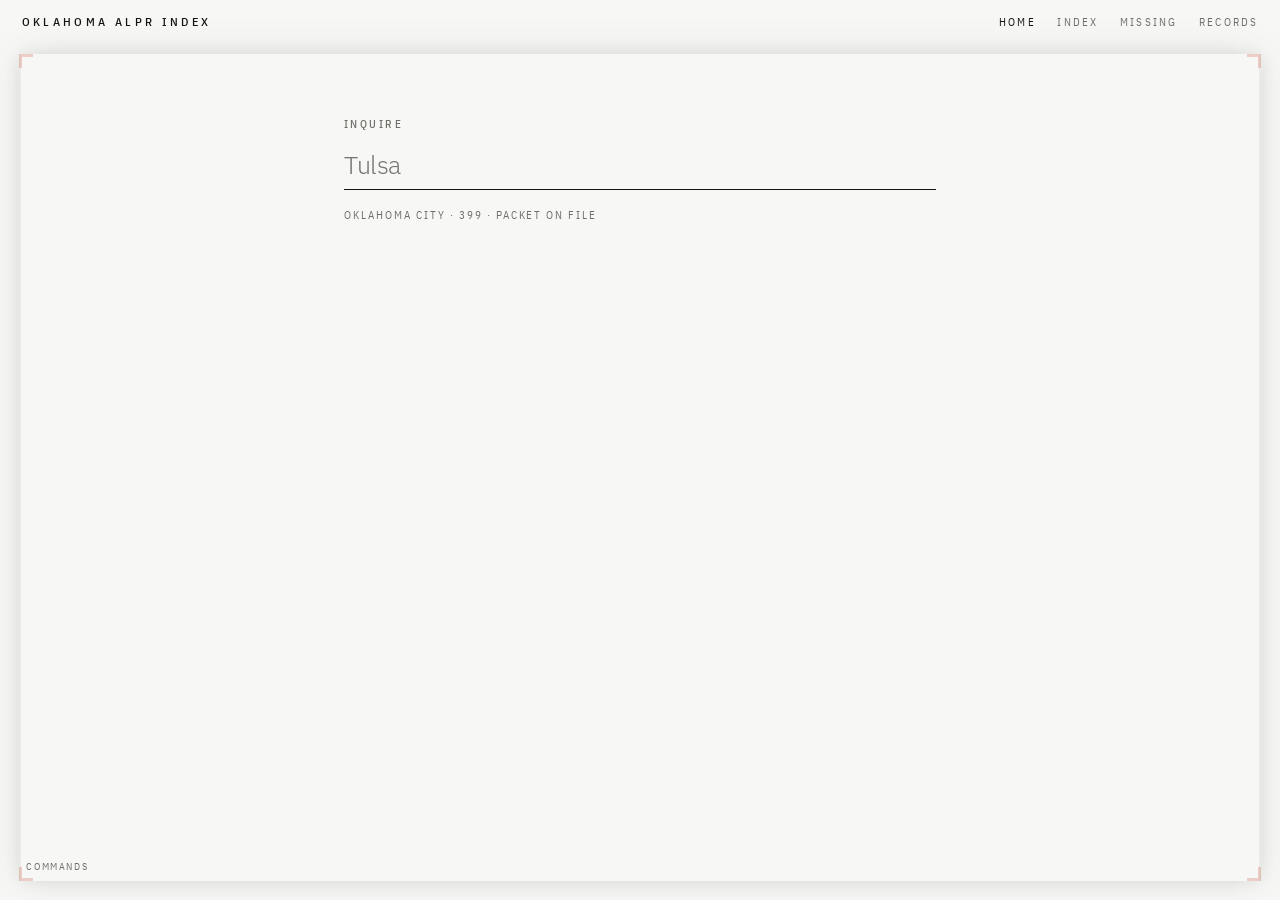
<file: web/index.html>
<!DOCTYPE html>
<html lang="en">
<head>
  <meta charset="utf-8" />
  <meta name="viewport" content="width=device-width, initial-scale=1" />
  <title>Oklahoma ALPR index</title>
  <link rel="stylesheet" href="site.css?v=go1" />
</head>
<body class="inquire-page">
  <div class="frame" aria-hidden="true">
    <i class="rail west"></i>
    <i class="rail east"></i>
    <span class="hash-col west"></span>
    <span class="hash-col east"></span>
    <i class="pip west"></i>
    <i class="pip east"></i>
    <b class="bracket tl"></b>
    <b class="bracket tr"></b>
    <b class="bracket bl"></b>
    <b class="bracket br"></b>
    <b class="tick tl"></b>
    <b class="tick tr"></b>
    <b class="tick bl"></b>
    <b class="tick br"></b>
  </div>
  <div id="mosaic" hidden aria-hidden="true"></div>
  <div id="load" hidden>
    <p class="load-kicker">Inquire</p>
    <div class="load-track"><i id="load-fill"></i></div>
    <p id="load-pct">0%</p>
    <p class="load-sub">assessor layer</p>
  </div>
  <header class="top">
    <a class="brand" href="index.html">Oklahoma ALPR index</a>
    <nav>
      <a class="on" href="index.html">Home</a>
      <a href="map.html" data-go="index">Index</a>
      <a href="missing.html">Missing</a>
      <a href="records.html">Records</a>
    </nav>
  </header>
  <aside id="wing-west" class="wings west" hidden></aside>
  <aside id="wing-east" class="wings east" hidden></aside>
  <div class="stage">
  <div id="hone" hidden aria-hidden="true">
    <i class="hone-ring"></i>
    <p class="hone-kicker">Oklahoma County parcel</p>
    <p class="hone-name"></p>
    <p class="hone-acct"></p>
  </div>
  <main class="inquire">
    <label class="kicker" for="q">Inquire</label>
    <input id="q" type="search" autocomplete="off" spellcheck="false" autofocus role="combobox" aria-autocomplete="list" aria-controls="suggest" aria-expanded="false" />
    <ul id="suggest" hidden role="listbox"></ul>
    <p class="ambient" id="ambient"></p>
    <div id="out"></div>
  </main>
  <details class="commands">
    <summary>Commands</summary>
    <ul>
      <li><code>Tulsa</code> — city packet / density</li>
      <li><code>C241032</code> — contract</li>
      <li><code>508 S Main</code> — Oklahoma County parcel / OKC land documents / nearby cameras</li>
      <li><code>okc</code> — labeled city open-data catalog (and what is absent)</li>
      <li><code>missing</code> — holes</li>
      <li><code>catalog</code> — what we index</li>
      <li><code>business llc</code> — SOS link</li>
      <li><code>court</code> — OSCN link</li>
    </ul>
  </details>
  </div>
  <script src="viewer.js"></script>
  <script src="parcels.js?v=situs2"></script>
  <script src="okc.js"></script>
  <script src="hud.js?v=hud3"></script>
  <script src="transit.js?v=go1"></script>
  <script src="search.js?v=go1"></script>
</body>
</html>
</file>
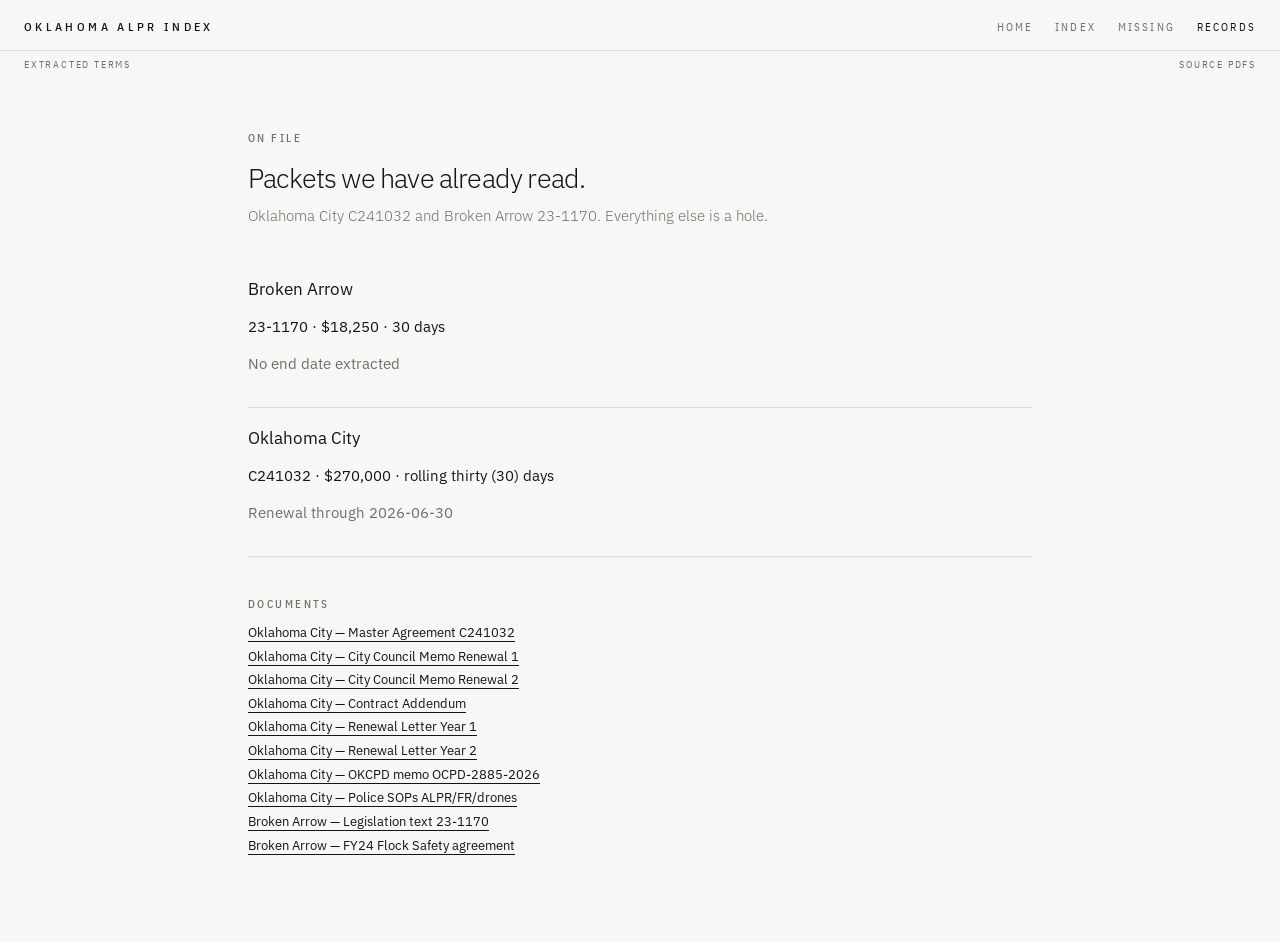
<file: web/records.html>
<!DOCTYPE html>
<html lang="en">
<head>
  <meta charset="utf-8" />
  <meta name="viewport" content="width=device-width, initial-scale=1" />
  <title>Records — Oklahoma ALPR</title>
  <link rel="stylesheet" href="site.css" />
</head>
<body>
  <header class="top">
    <a class="brand" href="index.html">Oklahoma ALPR index</a>
    <nav>
      <a href="index.html">Home</a>
      <a href="map.html">Index</a>
      <a href="missing.html">Missing</a>
      <a class="on" href="records.html">Records</a>
    </nav>
  </header>
  <div class="meta">
    <span>Extracted terms</span>
    <span>Source PDFs</span>
  </div>
  <main class="page">
    <p class="kicker">On file</p>
    <h1>Packets we have already read.</h1>
    <p class="lede">Oklahoma City C241032 and Broken Arrow 23-1170. Everything else is a hole.</p>
    <div id="terms"></div>
    <p class="kicker" style="margin-top:2.5rem">Documents</p>
    <ul class="docs" id="docs"></ul>
  </main>
  <script src="viewer.js"></script>
  <script>
    function money(n) {
      if (n == null || n === "") return "—";
      return "$" + Number(n).toLocaleString();
    }
    function localPdf(url) {
      const name = (url || "").split("/").pop();
      if (name && name.toLowerCase().endsWith(".pdf")) return "/docs/" + name;
      return url;
    }
    Promise.all([
      fetch("data/terms.json").then((r) => r.json()),
      fetch("data/documents.json").then((r) => r.json()),
    ]).then(([terms, docs]) => {
      document.getElementById("terms").innerHTML = terms.map((t) => {
        const ret = (t.retention && (t.retention.order_form || t.retention.msa_default)) || "";
        const amt = t.money && (t.money.annual_usd || t.money.contract_total_usd);
        const end = t.term && t.term.renewal_2 && t.term.renewal_2.end;
        return `<article class="record">
          <h2>${t.city}</h2>
          <p>${t.contract_id || t.file_number || ""} · ${money(amt)} · ${ret.split(";")[0]}</p>
          <p class="muted">${end ? "Renewal through " + end : "No end date extracted"}</p>
        </article>`;
      }).join("") || "<p class='muted'>None.</p>";
      document.getElementById("docs").innerHTML = docs.map((d) =>
        `<li><a href="${localPdf(d.url)}" data-pdf>${d.city || ""} — ${d.name}</a></li>`
      ).join("");
    });
  </script>
</body>
</html>
</file>
<file: web/site.css>
@import url("https://fonts.googleapis.com/css2?family=IBM+Plex+Sans:wght@300;400;500&family=IBM+Plex+Sans+Condensed:wght@400;500&display=swap");

:root {
  --paper: #f7f7f5;
  --ink: #141414;
  --mute: #6f6f6a;
  --line: #dcdcd6;
  --mark: #c4471a;
  --ok: #141414;
}

* { box-sizing: border-box; }
html, body { margin: 0; min-height: 100%; }
body {
  background: var(--paper);
  color: var(--ink);
  font-family: "IBM Plex Sans", Helvetica, Arial, sans-serif;
  font-weight: 400;
  font-size: 15px;
  line-height: 1.45;
}

.kicker {
  font-family: "IBM Plex Sans Condensed", sans-serif;
  font-size: 11px;
  font-weight: 500;
  letter-spacing: 0.22em;
  text-transform: uppercase;
  color: var(--mute);
}

a { color: var(--ink); text-decoration: none; border-bottom: 1px solid var(--ink); }
a:hover { color: var(--mark); border-bottom-color: var(--mark); }

.top {
  position: relative;
  z-index: 20;
  display: flex;
  align-items: baseline;
  justify-content: space-between;
  gap: 1rem;
  padding: 1.1rem 1.5rem 0.9rem;
  background: var(--paper);
  border-bottom: 1px solid var(--line);
}
.inquire-page .top {
  background: transparent;
  border-bottom: 0;
  padding: 0.8rem 1.35rem 0.5rem;
}
.brand {
  font-family: "IBM Plex Sans Condensed", sans-serif;
  letter-spacing: 0.28em;
  text-transform: uppercase;
  font-size: 12px;
  font-weight: 500;
  border: 0;
}
.brand:hover { color: var(--ink); }
nav { display: flex; gap: 1.35rem; }
nav a {
  border: 0;
  font-family: "IBM Plex Sans Condensed", sans-serif;
  font-size: 11px;
  letter-spacing: 0.2em;
  text-transform: uppercase;
  color: var(--mute);
}
nav a.on, nav a:hover { color: var(--ink); }

.meta {
  padding: 0.45rem 1.5rem;
  display: flex;
  justify-content: space-between;
  align-items: center;
  font-family: "IBM Plex Sans Condensed", sans-serif;
  font-size: 10px;
  letter-spacing: 0.18em;
  text-transform: uppercase;
  color: var(--mute);
}

/* Inquire (home) */
.inquire-page {
  --stage-top: 3.4rem;
  --stage-side: 1.2rem;
  --stage-bottom: 1.2rem;
  min-height: 100vh;
  background: var(--paper);
  overflow: hidden;
}
.stage {
  position: fixed;
  z-index: 4;
  top: var(--stage-top);
  right: var(--stage-side);
  bottom: var(--stage-bottom);
  left: var(--stage-side);
  background: var(--paper);
  overflow: auto;
  box-shadow:
    0 0 18px rgba(20, 20, 20, 0.09),
    0 0 42px rgba(20, 20, 20, 0.07);
}
.inquire {
  max-width: 40rem;
  margin: 0 auto;
  padding: 7vh 1.5rem 4rem;
}
.inquire label { display: block; margin-bottom: 0.6rem; }
.inquire #q {
  width: 100%;
  border: 0;
  border-bottom: 1px solid var(--ink);
  background: transparent;
  font-family: "IBM Plex Sans", sans-serif;
  font-size: 1.55rem;
  font-weight: 300;
  letter-spacing: -0.02em;
  padding: 0.35rem 0 0.55rem;
  color: var(--ink);
  outline: none;
  caret-color: var(--mark);
}
.inquire #q::-webkit-search-cancel-button {
  filter: grayscale(1) contrast(1.4);
}
.ambient {
  min-height: 1.4rem;
  margin: 1.1rem 0 0;
  color: var(--mute);
  font-family: "IBM Plex Sans Condensed", sans-serif;
  font-size: 11px;
  letter-spacing: 0.18em;
  text-transform: uppercase;
  transition: opacity 0.35s ease;
}
#suggest {
  list-style: none;
  margin: 0.35rem 0 0;
  padding: 0;
}
#suggest li {
  padding: 0.5rem 0;
  border-bottom: 1px solid var(--line);
  cursor: pointer;
  font-weight: 300;
}
#suggest li .muted { display: block; font-size: 12px; }
#suggest li.on,
#suggest li:hover { color: var(--mark); }
#hone {
  position: absolute;
  inset: 0;
  z-index: 8;
  display: flex;
  flex-direction: column;
  align-items: center;
  justify-content: center;
  pointer-events: none;
  background: transparent;
}
#hone[hidden] { display: none; }
.hone-ring {
  position: absolute;
  width: min(62vmin, 26rem);
  height: min(62vmin, 26rem);
  border: 1px solid #c8c8c0;
  border-radius: 50%;
  animation: ring-shrink 1.1s ease forwards;
}
.hone-kicker {
  position: relative;
  margin: 0 0 0.6rem;
  font-family: "IBM Plex Sans Condensed", sans-serif;
  font-size: 11px;
  letter-spacing: 0.2em;
  text-transform: uppercase;
  color: var(--mute);
  animation: hone-fade 1.1s ease forwards;
}
.hone-name {
  position: relative;
  margin: 0;
  font-weight: 300;
  font-size: clamp(2rem, 5.4vw, 3.3rem);
  letter-spacing: 0.06em;
  text-align: center;
  animation: hone-settle 1.1s ease forwards;
}
.hone-acct {
  position: relative;
  margin: 0.55rem 0 0;
  font-family: "IBM Plex Sans Condensed", sans-serif;
  font-size: 12px;
  letter-spacing: 0.16em;
  text-transform: uppercase;
  color: var(--mute);
  animation: hone-fade 1.1s ease forwards;
}
@keyframes hone-settle {
  0% { transform: scale(1.18); letter-spacing: 0.14em; opacity: 0.2; }
  28% { opacity: 1; }
  100% { transform: scale(0.42) translateY(18vh); letter-spacing: -0.03em; opacity: 0; }
}
@keyframes hone-fade {
  0%, 45% { opacity: 1; }
  100% { opacity: 0; }
}
@keyframes ring-shrink {
  0% { transform: scale(1.28); opacity: 0.55; }
  100% { transform: scale(0.38); opacity: 0; }
}
.wings {
  position: fixed;
  top: calc(var(--stage-top) + 5.4rem);
  width: 10.5rem;
  z-index: 5;
  pointer-events: none;
  max-height: calc(100vh - var(--stage-top) - var(--stage-bottom) - 8rem);
  overflow: hidden;
}
.wings .wing { pointer-events: auto; }
a.wing, button.wing {
  display: block;
  width: 100%;
  background: none;
  border: 0;
  padding: 0;
  font: inherit;
  text-align: inherit;
  color: inherit;
  cursor: pointer;
  text-decoration: none;
}
a.wing:hover, button.wing:hover { color: var(--mark); }
.wings[hidden] { display: none; }
.wings.west { left: calc(var(--stage-side) + 2.75rem); }
.wings.east { right: calc(var(--stage-side) + 2.75rem); text-align: right; }
.wing {
  margin: 0 0 0.7rem;
  font-size: 11px;
  font-weight: 300;
  color: var(--ink);
  opacity: 0;
  animation: wing-in 0.45s ease forwards;
}
.wing span {
  display: block;
  margin-bottom: 0.15rem;
  font-family: "IBM Plex Sans Condensed", sans-serif;
  font-size: 9px;
  letter-spacing: 0.16em;
  text-transform: uppercase;
  color: var(--mute);
}
.wings.east .wing span { margin-left: auto; }
@keyframes wing-in {
  from { opacity: 0; transform: translateY(6px); }
  to { opacity: 0.72; transform: none; }
}
body.is-honing .parcel { opacity: 0.28; }
body.is-honing-done .parcel { opacity: 1; transition: opacity 0.28s ease; }
@media (max-width: 1180px) {
  .wings { display: none; }
}

.parcel { padding-top: 0.4rem; }
.parcel .nearby { margin: 0.9rem 0 0; padding: 0; list-style: none; }
.parcel .nearby li { margin: 0.35rem 0; font-size: 13px; font-weight: 300; }
.parcel .nearby a.cam-go { border-bottom: 0; }
.parcel .nearby a.cam-go:hover { color: var(--mark); }
button.linkish {
  background: none;
  border: 0;
  border-bottom: 1px solid var(--ink);
  padding: 0;
  font: inherit;
  font-weight: 300;
  cursor: pointer;
  color: inherit;
}
button.linkish:hover { color: var(--mark); border-bottom-color: var(--mark); }
.parcel dd a {
  margin-left: 0.55rem;
  border: 0;
  font-family: "IBM Plex Sans Condensed", sans-serif;
  letter-spacing: 0.12em;
  text-transform: uppercase;
  font-size: 10px;
  color: var(--mute);
}
.parcel dd a:hover { color: var(--mark); }
.parcel dd .muted { margin: 0.3rem 0 0; }
#out { margin-top: 1.8rem; }
.line {
  opacity: 0;
  animation: rise 0.45s ease forwards;
}
@keyframes rise {
  from { opacity: 0; transform: translateY(8px); }
  to { opacity: 1; transform: none; }
}
.hit { padding: 0.85rem 0; border-bottom: 1px solid var(--line); }
.hit p { margin: 0.15rem 0; font-weight: 300; }
.hit .actions { margin-top: 0.45rem; font-size: 12px; }
.hit .actions a { border: 0; margin-right: 0.6rem; font-family: "IBM Plex Sans Condensed", sans-serif; letter-spacing: 0.12em; text-transform: uppercase; font-size: 10px; color: var(--mute); }
.hit .actions a:hover { color: var(--mark); }

/* Home (legacy block unused) */
.home {
  max-width: 38rem;
  padding: 12vh 1.5rem 4rem;
  margin: 0 auto;
}
.home h1 {
  font-size: 2.1rem;
  font-weight: 300;
  letter-spacing: -0.03em;
  line-height: 1.15;
  margin: 0 0 1.5rem;
}
.home p { color: var(--ink); margin: 0 0 1rem; font-weight: 300; }
.home .not { color: var(--mute); }
.counts {
  display: grid;
  grid-template-columns: repeat(4, minmax(0, 1fr));
  gap: 1.25rem;
  margin: 2.5rem 0 2.25rem;
  padding: 1.1rem 0;
  border-top: 1px solid var(--line);
  border-bottom: 1px solid var(--line);
}
.counts b {
  display: block;
  font-size: 1.35rem;
  font-weight: 400;
  letter-spacing: -0.02em;
}
.counts span { display: block; margin-top: 0.2rem; }
.cta {
  font-family: "IBM Plex Sans Condensed", sans-serif;
  letter-spacing: 0.18em;
  text-transform: uppercase;
  font-size: 12px;
}

/* Map */
.map-page { height: 100vh; display: flex; flex-direction: column; overflow: hidden; }
.map-wrap {
  flex: 1;
  display: grid;
  grid-template-columns: 1fr 22.5rem;
  grid-template-rows: 1fr;
  min-height: 0;
}
#map { height: 100%; min-height: 0; background: #ecece8; }
#rail {
  border-left: 1px solid var(--line);
  overflow: auto;
  padding: 1rem 1.15rem 2rem;
  background: var(--paper);
}
#rail h2 {
  font-weight: 400;
  font-size: 1.15rem;
  letter-spacing: -0.02em;
  margin: 0 0 0.25rem;
}
.filter {
  width: 100%;
  border: 0;
  border-bottom: 1px solid var(--line);
  background: transparent;
  padding: 0.35rem 0 0.5rem;
  font: inherit;
  color: inherit;
  outline: none;
  margin-bottom: 1rem;
}
.filter::placeholder { color: var(--mute); }
.legend {
  display: flex;
  align-items: center;
  gap: 1rem;
  margin: 0;
}
.legend > span { display: inline-flex; align-items: center; gap: 0.35rem; }
.swatch {
  display: inline-block;
  width: 0.45rem;
  height: 0.45rem;
  flex: 0 0 0.45rem;
  font-style: normal;
}
.swatch.is-ok { background: var(--ok); }
.swatch.is-hole { background: var(--mark); }
.swatch.is-none { background: #c8c8c2; }
dl {
  display: grid;
  grid-template-columns: 6.2rem 1fr;
  gap: 0.35rem 0.7rem;
  margin: 1rem 0;
  font-size: 13px;
}
dt { color: var(--mute); font-family: "IBM Plex Sans Condensed", sans-serif; letter-spacing: 0.12em; text-transform: uppercase; font-size: 10px; padding-top: 0.2rem; }
dd { margin: 0; }
.hole { color: var(--mark); }
.muted { color: var(--mute); }
.sv { font-size: 12px; }
.sv a { border: 0; color: var(--mute); letter-spacing: 0.08em; text-transform: uppercase; font-size: 10px; font-family: "IBM Plex Sans Condensed", sans-serif; }
.svframe, .pdf-frame {
  width: 100%;
  border: 1px solid var(--line);
  background: #fff;
  margin: 0.5rem 0 0.8rem;
}
.svframe { height: 9.5rem; }
.pdf-frame { height: 15rem; }
.btn {
  display: inline-block;
  margin: 0.3rem 0.5rem 0 0;
  padding: 0.4rem 0;
  background: none;
  color: var(--ink);
  border: 0;
  border-bottom: 1px solid var(--ink);
  cursor: pointer;
  font-family: "IBM Plex Sans Condensed", sans-serif;
  font-size: 11px;
  letter-spacing: 0.16em;
  text-transform: uppercase;
}
.btn:hover { color: var(--mark); border-bottom-color: var(--mark); }
.req { margin-top: 1rem; font-size: 13px; color: var(--mute); }
.clause { font-size: 12px; color: var(--mute); font-weight: 300; }
ul.docs { list-style: none; padding: 0; margin: 0.4rem 0; }
ul.docs li { margin: 0.3rem 0; font-size: 13px; }

.leaflet-control-attribution { font-size: 9px !important; background: transparent !important; }
.leaflet-bar { border: 1px solid var(--line) !important; box-shadow: none !important; }
.leaflet-bar a { background: var(--paper) !important; color: var(--ink) !important; }

/* Lists */
.page { max-width: 52rem; margin: 0 auto; padding: 2.5rem 1.5rem 5rem; }
.page h1 {
  font-weight: 300;
  font-size: 1.7rem;
  letter-spacing: -0.03em;
  margin: 0 0 0.5rem;
}
.page .lede { color: var(--mute); margin: 0 0 2rem; font-weight: 300; }
table { width: 100%; border-collapse: collapse; font-size: 14px; }
th {
  text-align: left;
  font-family: "IBM Plex Sans Condensed", sans-serif;
  font-size: 10px;
  letter-spacing: 0.16em;
  text-transform: uppercase;
  color: var(--mute);
  font-weight: 500;
  padding: 0.5rem 0.6rem 0.5rem 0;
  border-bottom: 1px solid var(--line);
}
td { padding: 0.7rem 0.6rem 0.7rem 0; border-bottom: 1px solid var(--line); vertical-align: top; }
td.num { font-variant-numeric: tabular-nums; }
.record {
  padding: 1.1rem 0;
  border-bottom: 1px solid var(--line);
}
.record h2 { font-weight: 400; font-size: 1.05rem; margin: 0 0 0.35rem; }

@media (max-width: 900px) {
  .map-wrap { grid-template-columns: 1fr; }
  #rail { border-left: 0; border-top: 1px solid var(--line); min-height: 40vh; }
  .counts { grid-template-columns: 1fr 1fr; }
  nav { flex-wrap: wrap; }
}

#pdf-overlay {
  position: fixed;
  inset: 0;
  background: var(--paper);
  z-index: 40;
  display: flex;
  flex-direction: column;
}
#pdf-overlay[hidden] { display: none; }
.pdf-bar {
  display: flex;
  justify-content: space-between;
  align-items: center;
  padding: 0.7rem 1.2rem;
  border-bottom: 1px solid var(--line);
}
#pdf-overlay iframe {
  flex: 1;
  width: 100%;
  border: 0;
  background: #fff;
}
#pdf-close {
  border: 1px solid var(--ink);
  background: var(--paper);
  color: var(--ink);
  padding: 0.4rem 0.85rem;
  cursor: pointer;
  font-family: "IBM Plex Sans Condensed", sans-serif;
  font-size: 11px;
  letter-spacing: 0.16em;
  text-transform: uppercase;
}
#pdf-close:focus {
  outline: 1px solid var(--mark);
  outline-offset: 2px;
}
body.pdf-open { overflow: hidden; }

.frame { pointer-events: none; }
.frame i, .frame b, .frame span { display: block; font-style: normal; font-weight: 400; }

/* Side posts + L-brackets. No top/bottom bars — those clipped the page. */
.rail {
  position: fixed;
  z-index: 6;
  top: var(--stage-top);
  bottom: var(--stage-bottom);
  width: 2px;
  background: #b3b3ab;
  opacity: 0.2;
}
.rail.west { left: var(--stage-side); }
.rail.east { right: var(--stage-side); }

.bracket {
  position: fixed;
  z-index: 6;
  width: 26px;
  height: 26px;
  opacity: 0;
  border-color: #8e8e86;
  transition: opacity 0.5s ease;
}
.bracket.tl { top: var(--stage-top); left: var(--stage-side); border-top: 2px solid; border-left: 2px solid; }
.bracket.tr { top: var(--stage-top); right: var(--stage-side); border-top: 2px solid; border-right: 2px solid; }
.bracket.bl { bottom: var(--stage-bottom); left: var(--stage-side); border-bottom: 2px solid; border-left: 2px solid; }
.bracket.br { bottom: var(--stage-bottom); right: var(--stage-side); border-bottom: 2px solid; border-right: 2px solid; }

.tick {
  position: fixed;
  z-index: 7;
  width: 14px;
  height: 14px;
  opacity: 0.2;
}
.tick.tl { top: var(--stage-top); left: var(--stage-side); border-top: 3px solid #c12f14; border-left: 3px solid #c12f14; }
.tick.tr { top: var(--stage-top); right: var(--stage-side); border-top: 3px solid #c12f14; border-right: 3px solid #c12f14; }
.tick.bl { bottom: var(--stage-bottom); left: var(--stage-side); border-bottom: 3px solid #c12f14; border-left: 3px solid #c12f14; }
.tick.br { bottom: var(--stage-bottom); right: var(--stage-side); border-bottom: 3px solid #c12f14; border-right: 3px solid #c12f14; }

.hash-col {
  position: fixed;
  z-index: 6;
  width: 16px;
  top: calc(var(--stage-top) + 32px);
  bottom: calc(var(--stage-bottom) + 32px);
  opacity: 0;
}
.hash-col.west { left: calc(var(--stage-side) + 6px); }
.hash-col.east { right: calc(var(--stage-side) + 6px); }
.hash-col i {
  position: absolute;
  left: 0;
  background: #8e8e86;
  will-change: top, width, height, opacity;
}
.hash-col.east i { left: auto; right: 0; }

.pip {
  position: fixed;
  z-index: 7;
  width: 2px;
  height: 11px;
  background: #c12f14;
  opacity: 0;
  top: calc(var(--stage-top) + 10px);
}
.pip.west { left: var(--stage-side); }
.pip.east { right: var(--stage-side); }

body.is-framed .rail {
  opacity: 1;
  background: #8e8e86;
  animation: rail-breathe var(--rail-dur, 2.6s) ease-in-out infinite;
}
body.is-framed .bracket { opacity: 0.85; }
body.is-framed .tick { opacity: 1; }
body.is-framed .hash-col { opacity: 1; }
body.is-framed .pip { opacity: 0.95; }
body.is-framed .pip.west { animation: pip-run 6.8s linear infinite; }
body.is-framed .pip.east { animation: pip-run 8.2s linear infinite reverse; }
body.is-framed .stage {
  box-shadow:
    0 0 28px rgba(20, 20, 20, 0.14),
    0 0 64px rgba(20, 20, 20, 0.09);
}

@keyframes rail-breathe {
  0%, 100% { opacity: 0.5; }
  50% { opacity: 1; }
}
@keyframes pip-run {
  from { top: calc(var(--stage-top) + 10px); }
  to { top: calc(100% - var(--stage-bottom) - 22px); }
}

#mosaic {
  position: fixed;
  z-index: 7;
  top: var(--stage-top);
  right: var(--stage-side);
  bottom: var(--stage-bottom);
  left: var(--stage-side);
  overflow: hidden;
  pointer-events: none;
}
#mosaic[hidden] { display: none; }
#mosaic i {
  position: absolute;
  display: block;
  opacity: 0;
  transform: scale(0.42);
  transform-origin: center;
}
body.is-loading #mosaic i {
  animation: tile-in 0.42s ease forwards;
  animation-delay: var(--d, 0s);
}
body.is-revealing #mosaic i {
  animation: tile-out 0.38s ease forwards;
  animation-delay: var(--d2, 0s);
}
#mosaic::after {
  content: "";
  position: absolute;
  inset: 0;
  pointer-events: none;
  background: repeating-linear-gradient(
    to bottom,
    transparent 0 3px,
    rgba(20, 20, 20, 0.035) 3px 4px
  );
}
@keyframes tile-in {
  from { opacity: 0; transform: scale(0.42); }
  to { opacity: var(--o, 0.75); transform: scale(1); }
}
@keyframes tile-out {
  from { opacity: var(--o, 0.75); transform: scale(1); }
  to { opacity: 0; transform: scale(1.06); }
}

#load {
  position: fixed;
  z-index: 9;
  left: 50%;
  top: 48%;
  transform: translate(-50%, -50%);
  width: 13.5rem;
  padding: 0.55rem 0.75rem 0.5rem;
  border: 1px solid #b3b3ab;
  background: var(--paper);
  pointer-events: none;
}
#load[hidden] { display: none; }
.load-kicker,
.load-sub {
  margin: 0;
  font-family: "IBM Plex Sans Condensed", sans-serif;
  font-size: 10px;
  font-weight: 500;
  letter-spacing: 0.18em;
  text-transform: uppercase;
  color: var(--mute);
}
.load-kicker { margin-bottom: 0.45rem; }
.load-sub { margin-top: 0.4rem; }
.load-track {
  height: 2px;
  background: #d5d5ce;
  overflow: hidden;
}
#load-fill {
  display: block;
  height: 100%;
  width: 0;
  background: #8d8d86;
  transition: width 0.08s linear;
}
#load-pct {
  margin: 0.45rem 0 0;
  text-align: center;
  font-family: "IBM Plex Sans Condensed", sans-serif;
  font-size: 12px;
  font-weight: 400;
  letter-spacing: 0.14em;
  color: var(--mute);
  font-variant-numeric: tabular-nums;
}

#gate {
  position: fixed;
  inset: 0;
  z-index: 80;
  pointer-events: none;
}
#gate[hidden] { display: none; }
.gate-fill {
  position: absolute;
  inset: 0;
  background: var(--paper);
  clip-path: circle(0% at 50% 50%);
  transition: clip-path 0.56s cubic-bezier(.37,.01,.16,1);
}
#gate.on .gate-fill {
  clip-path: circle(150% at 50% 50%);
}
body.is-arriving .gate-fill {
  clip-path: circle(150% at 50% 50%);
  transition: none;
}
body.is-arriving.is-open .gate-fill {
  clip-path: circle(0% at 50% 50%);
  transition: clip-path 0.56s cubic-bezier(.37,.01,.16,1);
}
.gate-ring {
  position: absolute;
  left: 50%;
  top: 50%;
  width: 7.5rem;
  height: 7.5rem;
  margin: -3.75rem 0 0 -3.75rem;
  border: 1px solid #8e8e86;
  border-radius: 50%;
  opacity: 0;
  pointer-events: none;
}
body.is-departing .gate-ring,
body.is-arriving .gate-ring {
  animation: gate-spin 0.58s ease forwards;
}
.gate-ring.b {
  width: 12rem;
  height: 12rem;
  margin: -6rem 0 0 -6rem;
  animation-delay: 0.07s;
}
@keyframes gate-spin {
  0% { transform: scale(0.35) rotate(0deg); opacity: 0.15; }
  50% { opacity: 0.75; }
  100% { transform: scale(3.1) rotate(42deg); opacity: 0; }
}

@media (prefers-reduced-motion: reduce) {
  .rail, .tick, .hash-col, .pip, #load-fill, #mosaic i,
  .hone-ring, .hone-name, .hone-acct, .hone-kicker, .wing,
  .gate-fill, .gate-ring {
    transition: none;
    animation: none !important;
  }
  body.is-loading #mosaic i { opacity: 0 !important; }
}

.commands {
  position: fixed;
  left: calc(var(--stage-side, 0.85rem) + 0.45rem);
  bottom: calc(var(--stage-bottom, 0.85rem) + 0.4rem);
  max-width: 16rem;
  font-size: 12px;
  color: var(--mute);
  z-index: 8;
}
.commands summary {
  cursor: pointer;
  font-family: "IBM Plex Sans Condensed", sans-serif;
  letter-spacing: 0.16em;
  text-transform: uppercase;
  font-size: 10px;
  list-style: none;
}
.commands ul { margin: 0.5rem 0 0; padding: 0; list-style: none; }
.commands li { margin: 0.25rem 0; }
</file>
